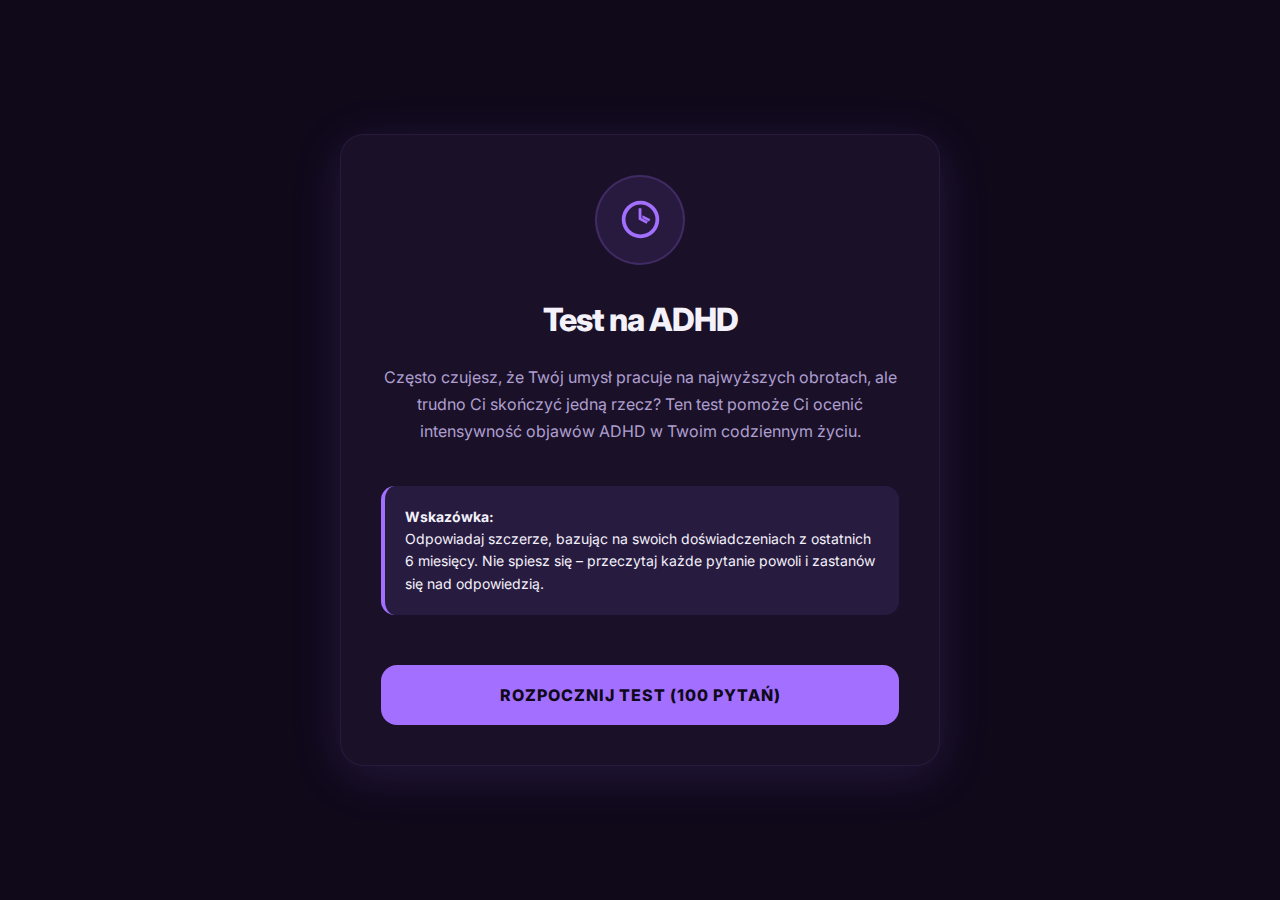
<file: adhd.html>
<!DOCTYPE html>
<html lang="pl">
<head>
    <meta charset="UTF-8">
    <meta name="viewport" content="width=device-width, initial-scale=1.0">
    <title>Test na ADHD</title>
    <style>
        @import url('https://fonts.googleapis.com/css2?family=Inter:wght@400;600;800&display=swap');

        /* --- NOWE ZMIENNE KOLORÓW (DARK PURPLE) --- */
        :root {
            --primary: #A36FFF;          /* Jasny, neonowy fiolet dla akcentów */
            --primary-hover: #BD9FFF;    /* Jeszcze jaśniejszy na hover */
            --bg-color: #0F091A;         /* Bardzo ciemny, głęboki fiolet tła */
            --text-main: #F4F1FA;        /* Prawie biały, lawendowy tekst */
            --text-muted: #AF9FCF;       /* Zgaszony fiolet dla opisów */
            --card-bg: #1A1129;          /* Nieco jaśniejszy fiolet dla kontenera */
            --option-bg: #221733;        /* Tło dla nieaktywnych opcji */
            --option-hover: #2C1F41;     /* Tło opcji po najechaniu */
            --shadow-color: rgba(163, 111, 255, 0.15); /* Cień z poświatą fioletu */
        }

        * {
            box-sizing: border-box;
            margin: 0;
            padding: 0;
            font-family: 'Inter', sans-serif;
        }

        body {
            background-color: var(--bg-color);
            color: var(--text-main);
            display: flex;
            justify-content: center;
            align-items: center;
            min-height: 100vh;
            padding: 20px;
        }

        .quiz-container {
            background-color: var(--card-bg);
            width: 100%;
            max-width: 600px;
            border-radius: 24px;
            box-shadow: 0 10px 50px var(--shadow-color);
            padding: 40px;
            text-align: center;
            position: relative;
            overflow: hidden;
            min-height: 500px;
            display: flex;
            flex-direction: column;
            justify-content: center;
            border: 1px solid rgba(163, 111, 255, 0.1); /* Delikatna ramka */
        }

        /* --- Ekran Startowy --- */
        #start-screen {
            display: flex;
            flex-direction: column;
            align-items: center;
            gap: 25px;
        }

        .icon-circle {
            width: 90px;
            height: 90px;
            background-color: rgba(163, 111, 255, 0.1);
            border-radius: 50%;
            display: flex;
            justify-content: center;
            align-items: center;
            margin-bottom: 10px;
            border: 2px solid rgba(163, 111, 255, 0.2);
        }

        .icon-circle svg {
            width: 45px;
            height: 45px;
            fill: var(--primary);
        }

        .start-title {
            font-size: 32px;
            font-weight: 800;
            color: var(--text-main);
            letter-spacing: -1px;
        }

        .start-description {
            font-size: 16px;
            color: var(--text-muted);
            line-height: 1.7;
            margin-bottom: 15px;
        }

        .tip-box {
            background-color: #271C40; /* Ciemny boks porady */
            padding: 20px;
            border-radius: 14px;
            font-size: 14px;
            color: var(--text-main);
            border-left: 4px solid var(--primary);
            text-align: left;
            margin-bottom: 25px;
            width: 100%;
            line-height: 1.6;
        }

        /* --- Quiz & UI --- */
        #quiz-screen, #results-screen {
            display: none;
        }

        .header {
            display: flex;
            justify-content: space-between;
            align-items: center;
            margin-bottom: 25px;
            font-weight: 600;
            color: var(--text-muted);
            font-size: 14px;
        }

        .progress-container {
            width: 100%;
            height: 10px;
            background-color: var(--option-bg);
            border-radius: 10px;
            margin-bottom: 45px;
            overflow: hidden;
            border: 1px solid rgba(163, 111, 255, 0.1);
        }

        .progress-bar {
            height: 100%;
            background-color: var(--primary);
            width: 0%;
            border-radius: 10px;
            transition: width 0.4s ease;
            box-shadow: 0 0 15px rgba(163, 111, 255, 0.5); /* Neonowa poświata */
        }

        .question {
            font-size: 22px;
            font-weight: 600;
            margin-bottom: 35px;
            line-height: 1.5;
            min-height: 100px;
            display: flex;
            align-items: center;
            justify-content: center;
            color: var(--text-main);
        }

        .options {
            display: flex;
            flex-direction: column;
            gap: 14px;
            margin-bottom: 45px;
        }

        .option {
            background-color: var(--option-bg);
            border: 2px solid transparent;
            padding: 18px;
            border-radius: 14px;
            font-size: 16px;
            font-weight: 600;
            cursor: pointer;
            transition: all 0.2s ease;
            color: var(--text-main);
        }

        .option:hover {
            background-color: var(--option-hover);
            border-color: rgba(163, 111, 255, 0.3);
        }

        .option.selected {
            background-color: rgba(163, 111, 255, 0.15);
            border-color: var(--primary);
            color: var(--primary);
            box-shadow: 0 0 15px rgba(163, 111, 255, 0.2);
        }

        .btn {
            background-color: var(--primary);
            color: #0F091A; /* Ciemny tekst na jasnym przycisku */
            border: none;
            padding: 20px 32px;
            font-size: 16px;
            font-weight: 800;
            border-radius: 16px;
            cursor: pointer;
            width: 100%;
            transition: transform 0.2s, background 0.2s, box-shadow 0.2s;
            text-transform: uppercase;
            letter-spacing: 1px;
        }

        .btn:hover {
            background-color: var(--primary-hover);
            transform: translateY(-3px);
            box-shadow: 0 8px 25px rgba(163, 111, 255, 0.4);
        }

        .btn:active {
            transform: translateY(-1px);
        }

        .btn:disabled {
            background-color: #3A2C55;
            color: #71608A;
            cursor: not-allowed;
            transform: none;
            box-shadow: none;
        }

        /* --- Wyniki --- */
        .results {
            flex-direction: column;
            align-items: center;
        }

        .result-title {
            font-size: 28px;
            font-weight: 800;
            margin-bottom: 10px;
        }

        .percentage-container {
            font-size: 84px;
            font-weight: 800;
            color: var(--primary);
            margin: 25px 0;
            text-shadow: 0 0 30px rgba(163, 111, 255, 0.6);
            letter-spacing: -2px;
        }

        .points {
            font-size: 18px;
            color: var(--text-muted);
            margin-bottom: 35px;
        }

        .disclaimer {
            background-color: #311111; /* Bardzo ciemny boks ostrzeżenia */
            color: #FF6666; /* Jasnoczerwony tekst */
            padding: 20px;
            border-radius: 14px;
            font-size: 14px;
            line-height: 1.6;
            border: 1px solid #751111;
        }

        .disclaimer strong {
            display: block;
            margin-bottom: 8px;
            color: #FF4444;
        }
    </style>
</head>
<body>

    <div class="quiz-container" id="main-box">
        
        <!-- --- Ekran Startowy --- -->
        <div id="start-screen">
            <div class="icon-circle">
                <svg viewBox="0 0 24 24"><path d="M12,2A10,10 0 0,0 2,12A10,10 0 0,0 12,22A10,10 0 0,0 22,12A10,10 0 0,0 12,2M12,4A8,8 0 0,1 20,12A8,8 0 0,1 12,20A8,8 0 0,1 4,12A8,8 0 0,1 12,4M11,6V12L15.2,14.2L16,13L12.5,11.2V6H11M13,6V11.2L16.5,13L17.3,11.8L13,9.7V6H13Z"/></svg>
            </div>
            <h1 class="start-title">Test na ADHD</h1>
            <p class="start-description">
                Często czujesz, że Twój umysł pracuje na najwyższych obrotach, ale trudno Ci skończyć jedną rzecz? Ten test pomoże Ci ocenić intensywność objawów ADHD w Twoim codziennym życiu.
            </p>
            <div class="tip-box">
                <strong>Wskazówka:</strong><br>
                Odpowiadaj szczerze, bazując na swoich doświadczeniach z ostatnich 6 miesięcy. Nie spiesz się – przeczytaj każde pytanie powoli i zastanów się nad odpowiedzią.
            </div>
            <button class="btn" onclick="startQuiz()">Rozpocznij Test (100 pytań)</button>
        </div>

        <!-- --- Ekran Quizu --- -->
        <div id="quiz-screen">
            <div class="header">
                <span>W toku...</span>
                <span id="question-counter">Pytanie 1 z 100</span>
            </div>
            
            <div class="progress-container">
                <div class="progress-bar" id="progress-bar"></div>
            </div>

            <div class="question" id="question-text">
                Ładowanie...
            </div>

            <div class="options" id="options-container"></div>

            <button class="btn" id="next-btn" disabled>Następne</button>
        </div>

        <!-- --- Ekran Wyników --- -->
        <div id="results-screen" class="results">
            <h2 class="result-title">Wskaźnik Podejrzenia</h2>
            
            <div class="percentage-container" id="percentage-anim">0%</div>
            <div class="points" id="points-text">Punkty: 0 / 400</div>
            
            <div class="disclaimer">
                <strong>⚠️ Ważne Ostrzeżenie:</strong>
                Ten wynik jest wyłącznie poglądowy i edukacyjny. Nie stanowi diagnozy medycznej. ADHD jest skomplikowanym zaburzeniem, które może zdiagnozować jedynie wykwalifikowany lekarz psychiatra na podstawie pełnego wywiadu klinicznego. Jeśli Twoje objawy utrudniają Ci funkcjonowanie, skonsultuj się ze specjalistą.
            </div>
        </div>
    </div>

    <script>
        const questions = [
            // Skupienie i uwaga
            { question: "Jak często masz trudności ze skupieniem uwagi na nudnych lub powtarzalnych zadaniach?" },
            { question: "Jak często łapiesz się na tym, że odpływasz myślami, gdy ktoś mówi bezpośrednio do Ciebie?" },
            { question: "Jak często popełniasz drobne, głupie błędy z niedopatrzenia w pracy lub szkole?" },
            { question: "Jak często musisz czytać ten sam akapit kilka razy, bo Twój mózg 'nie zarejestrował' treści?" },
            { question: "Jak często zapominasz, po co wszedłeś do pokoju?" },
            { question: "Jak często masz problem z utrzymaniem uwagi podczas długich spotkań lub wykładów?" },
            { question: "Jak często łatwo rozpraszasz się przez dźwięki z otoczenia (np. tykanie zegara, rozmowy w tle)?" },
            { question: "Jak często rozpraszasz się własnymi myślami, które nie są związane z tym, co aktualnie robisz?" },
            { question: "Jak często zaczynasz czytać książkę lub oglądać film, a po chwili robisz już coś zupełnie innego?" },
            { question: "Jak często gubisz wątek w środku własnej wypowiedzi?" },
            // Organizacja i pamięć robocza
            { question: "Jak często gubisz lub szukasz rzeczy codziennego użytku (klucze, telefon, portfel)?" },
            { question: "Jak często zapominasz o oddzwonieniu do kogoś lub odpisaniu na wiadomość?" },
            { question: "Jak często masz bałagan na biurku, w pokoju lub w samochodzie?" },
            { question: "Jak często zapominasz o zapłaceniu rachunków, mimo że masz na to pieniądze?" },
            { question: "Jak często kupujesz coś w sklepie, zapominając o głównej rzeczy, po którą tam poszedłeś?" },
            { question: "Jak często masz problem z zaplanowaniem kolejności działań w złożonym zadaniu?" },
            { question: "Jak często polegasz na przypomnieniach i alarmach, bo bez nich o wszystkim byś zapomniał?" },
            { question: "Jak często zdarza Ci się zostawić włączone żelazko, kuchenkę lub niezamknięte drzwi?" },
            { question: "Jak często masz wrażenie, że Twoja pamięć jest jak sito do krótkoterminowych informacji?" },
            { question: "Jak często masz trudności ze znalezieniem ważnych dokumentów, gdy są pilnie potrzebne?" },
            // Nadpobudliwość ruchowa
            { question: "Jak często masz trudności z usiedzeniem w miejscu, gdy jest to od Ciebie wymagane?" },
            { question: "Jak często bawisz się długopisem, stukasz palcami lub ruszasz nogą podczas siedzenia?" },
            { question: "Jak często czujesz wewnętrzny niepokój, jakby napędzał Cię niewidzialny silnik?" },
            { question: "Jak często wolisz stać lub chodzić, zamiast siedzieć podczas rozmowy przez telefon?" },
            { question: "Jak często czujesz się nieswojo, odpoczywając lub nic nie robiąc w czasie wolnym?" },
            { question: "Jak często zmieniasz pozycję na krześle, bo nie potrafisz usiąść wygodnie na dłużej?" },
            { question: "Jak często czujesz potrzebę fizycznego zmęczenia się, żeby móc uspokoić gonitwę myśli?" },
            { question: "Jak często inni zwracają Ci uwagę, żebyś przestał się wiercić?" },
            { question: "Jak często odczuwasz fizyczne napięcie w ciele bez wyraźnego powodu?" },
            { question: "Jak często podczas oglądania telewizji musisz jednocześnie robić coś w telefonie lub rękach?" },
            // Impulsywność i mówienie
            { question: "Jak często zdarza Ci się przerywać innym lub dokończać za nich zdania?" },
            { question: "Jak często odpowiadasz na pytanie, zanim ktoś zdąży je do końca zadać?" },
            { question: "Jak często mówisz rzeczy pod wpływem impulsu, których potem żałujesz?" },
            { question: "Jak często kupujesz rzeczy pod wpływem impulsu, na które Cię nie stać lub których nie potrzebujesz?" },
            { question: "Jak często masz problem z czekaniem na swoją kolej w kolejce lub w rozmowie?" },
            { question: "Jak często mówisz za dużo lub zbyt szybko w sytuacjach towarzyskich?" },
            { question: "Jak często podejmujesz ryzykowne decyzje bez przemyślenia konsekwencji?" },
            { question: "Jak często zjadasz coś na co masz ochotę, mimo że planowałeś trzymać dietę?" },
            { question: "Jak często nagle zmieniasz plany w ostatniej chwili pod wpływem chwili?" },
            { question: "Jak często masz wrażenie, że nie masz filtru między mózgiem a ustami?" },
            // Funkcje wykonawcze
            { question: "Jak często odkładasz rozpoczęcie zadania, które wymaga dużego wysiłku umysłowego?" },
            { question: "Jak często potrzebujesz presji czasu (tzw. deadline'u), żeby w ogóle zacząć pracę?" },
            { question: "Jak często wykonujesz mnóstwo nieistotnych, małych zadań, byle tylko uniknąć tego najważniejszego?" },
            { question: "Jak często patrzysz na zadanie do zrobienia i fizycznie nie potrafisz zacząć (paraliż ADHD)?" },
            { question: "Jak często zaczynasz nowy projekt z entuzjazmem, ale nigdy go nie kończysz?" },
            { question: "Jak często porzucasz hobby po tym, jak wydasz pieniądze na sprzęt?" },
            { question: "Jak często masz trudności z przejściem z jednej aktywności do drugiej?" },
            { question: "Jak często rano masz problem z wyjściem z łóżka, nawet jeśli jesteś wyspany?" },
            { question: "Jak często odczuwasz przytłoczenie na samą myśl o ilości rzeczy do zrobienia?" },
            { question: "Jak często prokrastynujesz nawet w przypadku rzeczy, które lubisz robić?" },
            // Ślepota czasowa
            { question: "Jak często źle oceniasz, ile czasu zajmie Ci dojazd w jakieś miejsce?" },
            { question: "Jak często myślisz, że zadanie zajmie 5 minut, a zajmuje 2 godziny?" },
            { question: "Jak często spóźniasz się na spotkania, mimo szczerych chęci bycia na czas?" },
            { question: "Jak często gubisz poczucie czasu i nagle uświadamiasz sobie, że minęło kilka godzin?" },
            { question: "Jak często odkładasz wyjście z domu do absolutnie ostatniej sekundy?" },
            { question: "Jak często masz problem z ustaleniem priorytetów w swoich zadaniach?" },
            { question: "Jak często wydaje Ci się, że masz mnóstwo czasu, a nagle wpadasz w panikę?" },
            { question: "Jak często funkcjonujesz w trybie 'teraz' lub 'nie teraz'?" },
            { question: "Jak często kładziesz się spać znacznie później niż planowałeś?" },
            { question: "Jak często zapominasz o zaplanowanych spotkaniach lub wizytach?" },
            // Hiperfocus
            { question: "Jak często tak bardzo wciągasz się w coś, że zapominasz o jedzeniu lub piciu?" },
            { question: "Jak często zapominasz o pójściu do toalety, bo jesteś zbyt skupiony?" },
            { question: "Jak często masz tzw. 'hiperfiksacje' na punkcie nowej piosenki?" },
            { question: "Jak często obsesyjnie zgłębiasz nowy, losowy temat w internetcie przez godziny?" },
            { question: "Jak często bliscy muszą do Ciebie mówić kilka razy, zanim zareagujesz?" },
            { question: "Jak często wchodzisz w stan 'flow', z którego bardzo trudno Cię wyrwać?" },
            { question: "Jak często ignorujesz ważne obowiązki na rzecz aktualnego zainteresowania?" },
            { question: "Jak często zmieniasz swoje główne zainteresowania co kilka tygodni?" },
            { question: "Jak często w pracy potrafisz zrobić tygodniową normę w jeden dzień, a w inne nic?" },
            { question: "Jak często tracisz rachubę czasu podczas grania lub tworzenia?" },
            // Emocje
            { question: "Jak często Twoje emocje zmieniają się w bardzo intensywny sposób?" },
            { question: "Jak często czujesz się ekstremalnie odrzucony drobną krytyką (RSD)?" },
            { question: "Jak często wybuchasz frustracją szybciej niż inne osoby?" },
            { question: "Jak często masz problem z utrzymaniem kontaktu ze znajomymi z braku sił?" },
            { question: "Jak często 'odcinasz się' od świata, gdy bodźców wokół jest za dużo?" },
            { question: "Jak często złościsz się, gdy ktoś przerywa Ci głębokie skupienie?" },
            { question: "Jak często odczuwasz poczucie winy, że znów czegoś nie zrobiłeś?" },
            { question: "Jak często zgadzasz się na za dużo rzeczy, by zadowolić innych?" },
            { question: "Jak często czujesz, że musisz 'udawać' normalnego (maskowanie)?" },
            { question: "Jak często czujesz się wyczerpany psychicznie po zwykłych spotkaniach?" },
            // Dom
            { question: "Jak często Twoja szafa lub lodówka to strefy totalnego chaosu?" },
            { question: "Jak często wyjmujesz pranie z pralki dopiero następnego dnia?" },
            { question: "Jak często zostawiasz otwarte szafki w kuchni po zrobieniu posiłku?" },
            { question: "Jak często pijesz zimną kawę, bo zapomniałeś, że ją zrobiłeś?" },
            { question: "Jak często odkładasz naczynia do zlewu 'na zaraz' i leżą tam dni?" },
            { question: "Jak często masz kilkadziesiąt otwartych kart w przeglądarce?" },
            { question: "Jak często gubisz telefon, mimo że miałeś go w ręce chwilę temu?" },
            { question: "Jak często musisz pisać listy zadań, ale potem je gubisz?" },
            { question: "Jak często czujesz paraliż decyzyjny przy wyborze filmu?" },
            { question: "Jak często masz wrażenie, że obowiązki domowe to góra nie do zdobycia?" },
            // Sen i Umysł
            { question: "Jak często masz w głowie kilka 'torów myślowych' jednocześnie?" },
            { question: "Jak często nie możesz zasnąć, bo mózg analizuje Twoje życie?" },
            { question: "Jak często rano czujesz się wyczerpany mimo spania 8 godzin?" },
            { question: "Jak często w Twojej głowie gra losowa piosenka na zapętleniu?" },
            { question: "Jak często musisz wymyślać skomplikowane systemy, by nie zapominać kluczy?" },
            { question: "Jak często czujesz potrzebę kofeiny, żeby móc się uspokoić?" },
            { question: "Jak często odkładasz pójście spać, żeby mieć 'wolny czas' dla siebie?" },
            { question: "Jak często czujesz się jak oszust (syndrom oszusta) mimo sukcesów?" },
            { question: "Jak często masz wrażenie, że mózg potrzebuje chaosu, by działać?" },
            { question: "Jak często czujesz, że Twój własny mózg jest Twoim największym wrogiem?" }
        ];

        const answers = [
            { text: "Nigdy", points: 0 },
            { text: "Rzadko", points: 1 },
            { text: "Czasami", points: 2 },
            { text: "Często", points: 3 },
            { text: "Bardzo często", points: 4 }
        ];

        let currentQuestionIndex = 0;
        let totalScore = 0;
        let selectedAnswerPoints = null;
        const maxPossibleScore = questions.length * 4;

        // Ekrany
        const startScreen = document.getElementById("start-screen");
        const quizScreen = document.getElementById("quiz-screen");
        const resultsScreen = document.getElementById("results-screen");

        // UI Quizu
        const questionText = document.getElementById("question-text");
        const optionsContainer = document.getElementById("options-container");
        const nextBtn = document.getElementById("next-btn");
        const progressBar = document.getElementById("progress-bar");
        const questionCounter = document.getElementById("question-counter");
        
        // UI Wyników
        const percentageAnim = document.getElementById("percentage-anim");
        const pointsText = document.getElementById("points-text");

        function startQuiz() {
            startScreen.style.display = "none";
            quizScreen.style.display = "block";
            loadQuestion();
        }

        function loadQuestion() {
            selectedAnswerPoints = null;
            nextBtn.disabled = true;
            
            questionText.innerText = questions[currentQuestionIndex].question;
            questionCounter.innerText = `Pytanie ${currentQuestionIndex + 1} z ${questions.length}`;
            
            const progress = (currentQuestionIndex / questions.length) * 100;
            progressBar.style.width = `${progress}%`;

            optionsContainer.innerHTML = "";
            answers.forEach((answer) => {
                const div = document.createElement("div");
                div.classList.add("option");
                div.innerText = answer.text;
                div.onclick = () => selectOption(div, answer.points);
                optionsContainer.appendChild(div);
            });
        }

        function selectOption(selectedElement, points) {
            const options = document.querySelectorAll(".option");
            options.forEach(opt => opt.classList.remove("selected"));
            
            selectedElement.classList.add("selected");
            selectedAnswerPoints = points;
            nextBtn.disabled = false;
        }

        nextBtn.addEventListener("click", () => {
            totalScore += selectedAnswerPoints;
            currentQuestionIndex++;

            if (currentQuestionIndex < questions.length) {
                loadQuestion();
            } else {
                showResults();
            }
        });

        function showResults() {
            quizScreen.style.display = "none";
            resultsScreen.style.display = "flex";

            const percentage = Math.round((totalScore / maxPossibleScore) * 100);
            pointsText.innerText = `Zdobyte punkty: ${totalScore} / ${maxPossibleScore}`;

            animateValue(percentageAnim, 0, percentage, 3500);
        }

        function animateValue(obj, start, end, duration) {
            let startTimestamp = null;
            const step = (timestamp) => {
                if (!startTimestamp) startTimestamp = timestamp;
                const progress = Math.min((timestamp - startTimestamp) / duration, 1);
                const easeOutProgress = 1 - Math.pow(1 - progress, 3); // Ease-out effect
                const currentVal = Math.floor(easeOutProgress * (end - start) + start);
                
                obj.innerHTML = currentVal + "%";
                if (progress < 1) {
                    window.requestAnimationFrame(step);
                }
            };
            window.requestAnimationFrame(step);
        }
    </script>
</body>
</html>
</file>
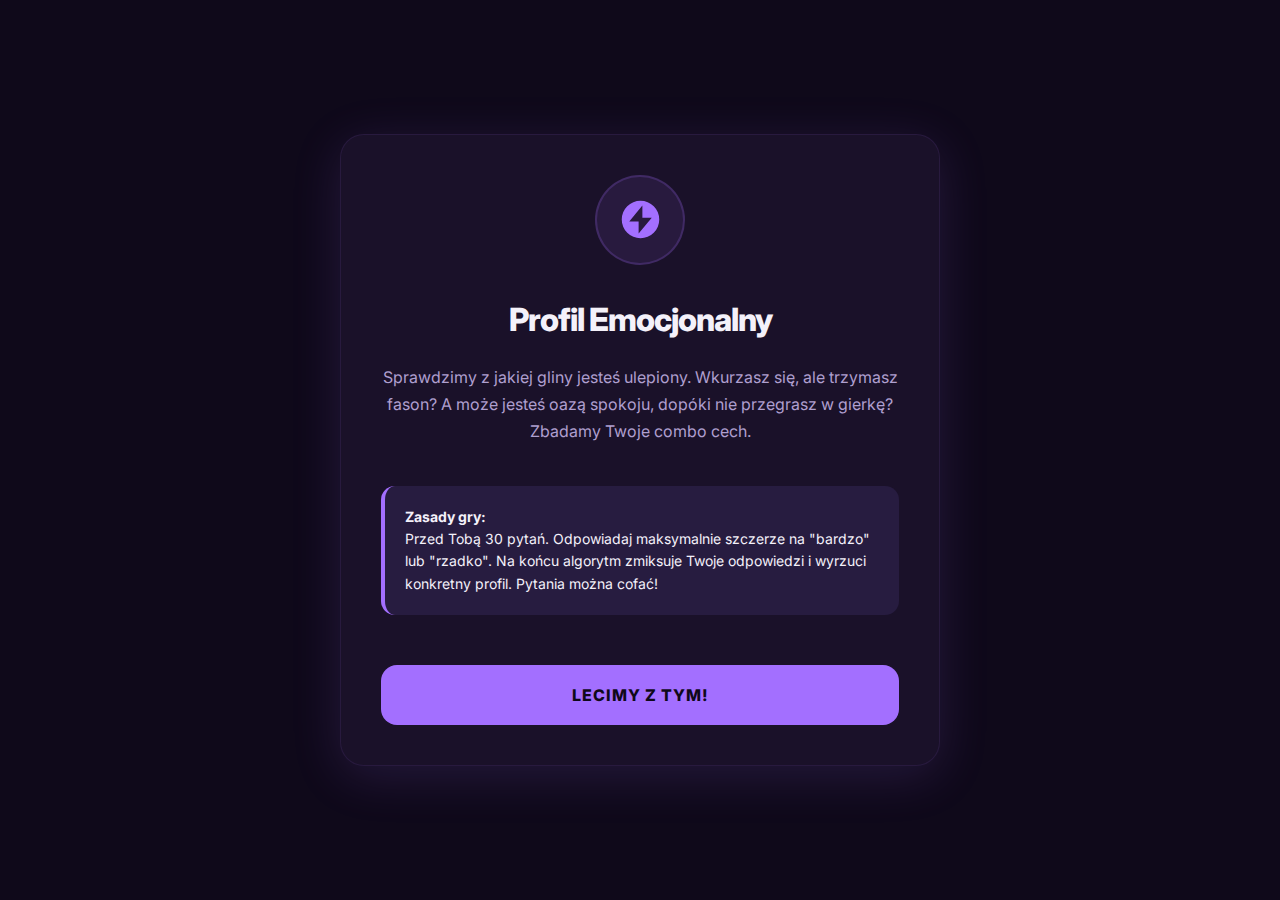
<file: charakter.html>
<!DOCTYPE html>
<html lang="pl">
<head>
    <meta charset="UTF-8">
    <meta name="viewport" content="width=device-width, initial-scale=1.0">
    <title>Test Charakteru</title>
    <style>
        @import url('https://fonts.googleapis.com/css2?family=Inter:wght@400;600;800&display=swap');

        :root {
            --primary: #A36FFF;
            --primary-hover: #BD9FFF;
            --bg-color: #0F091A;
            --text-main: #F4F1FA;
            --text-muted: #AF9FCF;
            --card-bg: #1A1129;
            --option-bg: #221733;
            --option-hover: #2C1F41;
            --shadow-color: rgba(163, 111, 255, 0.15);
            
            /* Kolory statystyk */
            --stat-anger: #FF4B4B;
            --stat-loser: #FFB703;
            --stat-impulsive: #00F5D4;
        }

        * {
            box-sizing: border-box;
            margin: 0;
            padding: 0;
            font-family: 'Inter', sans-serif;
        }

        body {
            background-color: var(--bg-color);
            color: var(--text-main);
            display: flex;
            justify-content: center;
            align-items: center;
            min-height: 100vh;
            padding: 20px;
        }

        .quiz-container {
            background-color: var(--card-bg);
            width: 100%;
            max-width: 600px;
            border-radius: 24px;
            box-shadow: 0 10px 50px var(--shadow-color);
            padding: 40px;
            text-align: center;
            position: relative;
            overflow: hidden;
            min-height: 500px;
            display: flex;
            flex-direction: column;
            justify-content: center;
            border: 1px solid rgba(163, 111, 255, 0.1);
        }

        /* --- Ekran Startowy --- */
        #start-screen {
            display: flex;
            flex-direction: column;
            align-items: center;
            gap: 25px;
        }

        .icon-circle {
            width: 90px;
            height: 90px;
            background-color: rgba(163, 111, 255, 0.1);
            border-radius: 50%;
            display: flex;
            justify-content: center;
            align-items: center;
            margin-bottom: 10px;
            border: 2px solid rgba(163, 111, 255, 0.2);
        }

        .icon-circle svg {
            width: 45px;
            height: 45px;
            fill: var(--primary);
        }

        .start-title {
            font-size: 32px;
            font-weight: 800;
            color: var(--text-main);
            letter-spacing: -1px;
        }

        .start-description {
            font-size: 16px;
            color: var(--text-muted);
            line-height: 1.7;
            margin-bottom: 15px;
        }

        .tip-box {
            background-color: #271C40;
            padding: 20px;
            border-radius: 14px;
            font-size: 14px;
            color: var(--text-main);
            border-left: 4px solid var(--primary);
            text-align: left;
            margin-bottom: 25px;
            width: 100%;
            line-height: 1.6;
        }

        /* --- Quiz & UI --- */
        #quiz-screen, #results-screen {
            display: none;
        }

        .header {
            display: flex;
            justify-content: space-between;
            align-items: center;
            margin-bottom: 25px;
            font-weight: 600;
            color: var(--text-muted);
            font-size: 14px;
        }

        .progress-container {
            width: 100%;
            height: 10px;
            background-color: var(--option-bg);
            border-radius: 10px;
            margin-bottom: 45px;
            overflow: hidden;
            border: 1px solid rgba(163, 111, 255, 0.1);
        }

        .progress-bar {
            height: 100%;
            background-color: var(--primary);
            width: 0%;
            border-radius: 10px;
            transition: width 0.4s ease;
            box-shadow: 0 0 15px rgba(163, 111, 255, 0.5);
        }

        .question {
            font-size: 22px;
            font-weight: 600;
            margin-bottom: 35px;
            line-height: 1.5;
            min-height: 100px;
            display: flex;
            align-items: center;
            justify-content: center;
            color: var(--text-main);
        }

        .options {
            display: flex;
            flex-direction: column;
            gap: 14px;
            margin-bottom: 45px;
        }

        .option {
            background-color: var(--option-bg);
            border: 2px solid transparent;
            padding: 18px;
            border-radius: 14px;
            font-size: 16px;
            font-weight: 600;
            cursor: pointer;
            transition: all 0.2s ease;
            color: var(--text-main);
        }

        .option:hover {
            background-color: var(--option-hover);
            border-color: rgba(163, 111, 255, 0.3);
        }

        .option.selected {
            background-color: rgba(163, 111, 255, 0.15);
            border-color: var(--primary);
            color: var(--primary);
            box-shadow: 0 0 15px rgba(163, 111, 255, 0.2);
        }

        /* --- Przyciski --- */
        .button-group {
            display: flex;
            gap: 15px;
            width: 100%;
        }

        .btn {
            background-color: var(--primary);
            color: #0F091A;
            border: none;
            padding: 20px 32px;
            font-size: 16px;
            font-weight: 800;
            border-radius: 16px;
            cursor: pointer;
            width: 100%;
            transition: transform 0.2s, background 0.2s, box-shadow 0.2s;
            text-transform: uppercase;
            letter-spacing: 1px;
        }

        .button-group .btn {
            width: 60%;
        }

        .btn:hover:not(:disabled) {
            background-color: var(--primary-hover);
            transform: translateY(-3px);
            box-shadow: 0 8px 25px rgba(163, 111, 255, 0.4);
        }

        .btn:active:not(:disabled) {
            transform: translateY(-1px);
        }

        .btn:disabled {
            background-color: #3A2C55;
            color: #71608A;
            cursor: not-allowed;
            box-shadow: none;
        }

        .btn-secondary {
            background-color: transparent;
            color: var(--primary);
            border: 2px solid var(--primary);
            padding: 20px 32px;
            font-size: 16px;
            font-weight: 800;
            border-radius: 16px;
            cursor: pointer;
            width: 40%;
            transition: all 0.2s;
            text-transform: uppercase;
            letter-spacing: 1px;
        }

        .btn-secondary:hover:not(:disabled) {
            background-color: rgba(163, 111, 255, 0.1);
            transform: translateY(-3px);
        }

        .btn-secondary:disabled {
            border-color: #3A2C55;
            color: #3A2C55;
            cursor: not-allowed;
        }

        /* --- Wyniki --- */
        .results {
            flex-direction: column;
            align-items: center;
            animation: fadeIn 0.8s ease forwards;
        }

        @keyframes fadeIn {
            from { opacity: 0; transform: translateY(20px); }
            to { opacity: 1; transform: translateY(0); }
        }

        .result-subtitle {
            font-size: 16px;
            color: var(--text-muted);
            margin-bottom: 10px;
            text-transform: uppercase;
            letter-spacing: 2px;
        }

        .char-icon {
            font-size: 64px;
            margin-bottom: 10px;
            filter: drop-shadow(0 0 15px rgba(163, 111, 255, 0.5));
        }

        .char-title {
            font-size: 32px;
            font-weight: 800;
            color: var(--primary);
            margin-bottom: 20px;
            text-shadow: 0 0 20px rgba(163, 111, 255, 0.4);
            line-height: 1.2;
        }

        .char-desc {
            font-size: 15px;
            color: var(--text-main);
            line-height: 1.6;
            background-color: var(--option-bg);
            padding: 20px;
            border-radius: 14px;
            border-left: 4px solid var(--primary);
            margin-bottom: 25px;
            text-align: left;
        }

        /* Sekcja ze statystykami */
        .stats-container {
            width: 100%;
            background-color: var(--option-bg);
            padding: 20px;
            border-radius: 14px;
            margin-bottom: 30px;
            text-align: left;
        }

        .stats-title {
            font-size: 14px;
            color: var(--text-muted);
            margin-bottom: 15px;
            text-transform: uppercase;
            letter-spacing: 1px;
            font-weight: 600;
        }

        .stat-row {
            margin-bottom: 12px;
        }

        .stat-labels {
            display: flex;
            justify-content: space-between;
            font-size: 14px;
            margin-bottom: 5px;
            font-weight: 600;
        }

        .stat-bar-bg {
            width: 100%;
            height: 8px;
            background-color: #1A1129;
            border-radius: 4px;
            overflow: hidden;
        }

        .stat-bar-fill {
            height: 100%;
            border-radius: 4px;
            transition: width 1s ease-out;
        }

        .fill-anger { background-color: var(--stat-anger); box-shadow: 0 0 10px var(--stat-anger); }
        .fill-loser { background-color: var(--stat-loser); box-shadow: 0 0 10px var(--stat-loser); }
        .fill-impulsive { background-color: var(--stat-impulsive); box-shadow: 0 0 10px var(--stat-impulsive); }

        .refresh-btn {
            background-color: transparent;
            color: var(--text-muted);
            border: 2px solid var(--text-muted);
            padding: 12px 24px;
            border-radius: 12px;
            cursor: pointer;
            font-weight: 600;
            transition: all 0.2s;
        }

        .refresh-btn:hover {
            border-color: var(--primary);
            color: var(--primary);
        }
    </style>
</head>
<body>

    <div class="quiz-container" id="main-box">
        
        <!-- Ekran Startowy -->
        <div id="start-screen">
            <div class="icon-circle">
                <svg viewBox="0 0 24 24"><path d="M12,2A10,10 0 0,0 2,12A10,10 0 0,0 12,22A10,10 0 0,0 22,12A10,10 0 0,0 12,2M11,19.5V13H6L13,4.5V11H18L11,19.5Z"/></svg>
            </div>
            <h1 class="start-title">Profil Emocjonalny</h1>
            <p class="start-description">
                Sprawdzimy z jakiej gliny jesteś ulepiony. Wkurzasz się, ale trzymasz fason? A może jesteś oazą spokoju, dopóki nie przegrasz w gierkę? Zbadamy Twoje combo cech.
            </p>
            <div class="tip-box">
                <strong>Zasady gry:</strong><br>
                Przed Tobą 30 pytań. Odpowiadaj maksymalnie szczerze na "bardzo" lub "rzadko". Na końcu algorytm zmiksuje Twoje odpowiedzi i wyrzuci konkretny profil. Pytania można cofać!
            </div>
            <button class="btn" onclick="startQuiz()" style="width: 100%;">Lecimy z tym!</button>
        </div>

        <!-- Ekran Quizu -->
        <div id="quiz-screen">
            <div class="header">
                <span>Analiza Charakteru</span>
                <span id="question-counter">Pytanie 1 z 30</span>
            </div>
            
            <div class="progress-container">
                <div class="progress-bar" id="progress-bar"></div>
            </div>

            <div class="question" id="question-text">
                Ładowanie...
            </div>

            <div class="options" id="options-container"></div>

            <div class="button-group">
                <button class="btn-secondary" id="back-btn" disabled>Wstecz</button>
                <button class="btn" id="next-btn" disabled>Następne</button>
            </div>
        </div>

        <!-- Ekran Wyników -->
        <div id="results-screen" class="results">
            <div class="result-subtitle">Twoje Combo to:</div>
            <div class="char-icon" id="char-icon">🔥</div>
            <h2 class="char-title" id="char-title">Tytuł</h2>
            
            <div class="stats-container">
                <div class="stats-title">Szczegółowa Analiza</div>
                
                <div class="stat-row">
                    <div class="stat-labels">
                        <span style="color: var(--stat-anger)">Agresor (Złość)</span>
                        <span id="score-anger">0/40</span>
                    </div>
                    <div class="stat-bar-bg"><div class="stat-bar-fill fill-anger" id="bar-anger" style="width: 0%"></div></div>
                </div>

                <div class="stat-row">
                    <div class="stat-labels">
                        <span style="color: var(--stat-loser)">Tryhard (Nie umiem przegrywać)</span>
                        <span id="score-loser">0/40</span>
                    </div>
                    <div class="stat-bar-bg"><div class="stat-bar-fill fill-loser" id="bar-loser" style="width: 0%"></div></div>
                </div>

                <div class="stat-row">
                    <div class="stat-labels">
                        <span style="color: var(--stat-impulsive)">Błyskawica (Impulsywność)</span>
                        <span id="score-impulsive">0/40</span>
                    </div>
                    <div class="stat-bar-bg"><div class="stat-bar-fill fill-impulsive" id="bar-impulsive" style="width: 0%"></div></div>
                </div>
            </div>

            <div class="char-desc" id="char-desc">Opis...</div>
            
            <button class="refresh-btn" onclick="location.reload()">Rozwiąż jeszcze raz</button>
        </div>
    </div>

    <script>
        const questions = [
            // Agresja (Anger)
            { category: "anger", text: "Jak często masz ochotę rzucić czymś o ścianę, gdy coś idzie nie po Twojej myśli?" },
            { category: "anger", text: "Jak często podnosisz głos podczas zwykłej wymiany zdań, gdy ktoś się z Tobą nie zgadza?" },
            { category: "anger", text: "Jak często odczuwasz fizyczną złość, gdy ktoś idzie bardzo wolno na chodniku przed Tobą?" },
            { category: "anger", text: "Jak często drobne, codzienne irytacje kumulują się w Tobie aż do potężnego wybuchu złości?" },
            { category: "anger", text: "Jak często zdarza Ci się powiedzieć celowo coś ostrego, by zranić kogoś podczas kłótni?" },
            { category: "anger", text: "Jak często trzaskasz drzwiami z nerwów po zakończonej kłótni?" },
            { category: "anger", text: "Jak często agresywnie przeklinasz pod nosem na rzeczy martwe (np. telefon, który zamulił)?" },
            { category: "anger", text: "Jak często czujesz dosłowny 'gorąc' w ciele z nerwów, gdy ktoś Ci odmawia?" },
            { category: "anger", text: "Jak często masz ochotę kogoś fizycznie uderzyć podczas kłótni (nawet jeśli to tłumisz)?" },
            { category: "anger", text: "Jak często irytujesz się i fukasz, gdy ktoś prosi Cię o powtórzenie tego, co przed chwilą powiedziałeś?" },

            // Nieumiejętność przegrywania (Loser)
            { category: "loser", text: "Jak często zdarza Ci się rzucić padem, myszką lub uderzyć w biurko po przegranej?" },
            { category: "loser", text: "Jak często tłumaczysz swoją przegraną 'lagami', sprzętem, oszustwem lub po prostu pechem?" },
            { category: "loser", text: "Jak często obrażasz się na znajomych po przegranej w głupią planszówkę lub grę wideo?" },
            { category: "loser", text: "Jak często nie potrafisz szczerze pogratulować zwycięzcy, gdy sam zająłeś ostatnie miejsce?" },
            { category: "loser", text: "Jak często po porażce żądasz natychmiastowego rewanżu i nie odpuszczasz, póki nie wygrasz?" },
            { category: "loser", text: "Jak często wychodzisz z gry przed jej oficjalnym zakończeniem (tzw. rage quit)?" },
            { category: "loser", text: "Jak często umniejszasz sukcesom innych, mówiąc że 'po prostu mieli farta'?" },
            { category: "loser", text: "Jak często psuje Ci się humor na absolutnie całą resztę dnia przez to, że coś przegrałeś?" },
            { category: "loser", text: "Jak często po przegranej w grze drużynowej wytykasz błędy swojej drużynie, ignorując własne błędy?" },
            { category: "loser", text: "Jak często unikasz rywalizacji w czymś, w czym wiesz, że nie jesteś najlepszy?" },

            // Impulsywność (Impulsive)
            { category: "impulsive", text: "Jak często kupujesz coś drogiego lub podejmujesz decyzję całkowicie pod wpływem chwili?" },
            { category: "impulsive", text: "Jak często przerywasz innym w połowie zdania, bo musisz wyrzucić z siebie myśl w tej sekundzie?" },
            { category: "impulsive", text: "Jak często robisz lub mówisz coś, czego zaledwie kilka minut później bardzo żałujesz?" },
            { category: "impulsive", text: "Jak często najpierw robisz dramę i awanturę, a dopiero potem sprawdzasz, czy faktycznie miałeś rację?" },
            { category: "impulsive", text: "Jak często porzucasz swoje długoterminowe plany dla natychmiastowej, krótkiej przyjemności?" },
            { category: "impulsive", text: "Jak często zgadzasz się na jakieś wyjście, a pięć minut później myślisz 'po co ja to w ogóle zrobiłem'?" },
            { category: "impulsive", text: "Jak często w nerwach piszesz długą, jadowitą wiadomość, którą potem w całości kasujesz przed wysłaniem?" },
            { category: "impulsive", text: "Jak często wtrącasz się w nie swoje sprawy pod wpływem emocji, robiąc komuś niedźwiedzią przysługę?" },
            { category: "impulsive", text: "Jak często zmieniasz zdanie o 180 stopni z minuty na minutę pod wpływem silnych emocji?" },
            { category: "impulsive", text: "Jak często podejmujesz ryzyko bez chwili kalkulacji ewentualnych konsekwencji?" }
        ];

        // Mieszamy pytania
        questions.sort(() => Math.random() - 0.5);

        const answers = [
            { text: "Nigdy", points: 0 },
            { text: "Rzadko", points: 1 },
            { text: "Czasami", points: 2 },
            { text: "Często", points: 3 },
            { text: "Bardzo często", points: 4 }
        ];

        let currentQuestionIndex = 0;
        let selectedAnswerPoints = null;
        let userChoices = new Array(questions.length).fill(null);

        const questionText = document.getElementById("question-text");
        const optionsContainer = document.getElementById("options-container");
        const nextBtn = document.getElementById("next-btn");
        const backBtn = document.getElementById("back-btn");
        const progressBar = document.getElementById("progress-bar");
        const questionCounter = document.getElementById("question-counter");
        
        const startScreen = document.getElementById("start-screen");
        const quizScreen = document.getElementById("quiz-screen");
        const resultsScreen = document.getElementById("results-screen");

        function startQuiz() {
            startScreen.style.display = "none";
            quizScreen.style.display = "block";
            loadQuestion();
        }

        function loadQuestion() {
            selectedAnswerPoints = null;
            nextBtn.disabled = true;
            backBtn.disabled = currentQuestionIndex === 0;
            
            const q = questions[currentQuestionIndex];
            questionText.innerText = q.text;
            questionCounter.innerText = `Pytanie ${currentQuestionIndex + 1} z ${questions.length}`;
            
            const progress = (currentQuestionIndex / questions.length) * 100;
            progressBar.style.width = `${progress}%`;

            optionsContainer.innerHTML = "";
            
            const savedPoints = userChoices[currentQuestionIndex];

            answers.forEach((answer) => {
                const div = document.createElement("div");
                div.classList.add("option");
                div.innerText = answer.text;
                
                if (savedPoints !== null && answer.points === savedPoints) {
                    div.classList.add("selected");
                    selectedAnswerPoints = savedPoints;
                    nextBtn.disabled = false;
                }

                div.onclick = () => selectOption(div, answer.points);
                optionsContainer.appendChild(div);
            });
        }

        function selectOption(selectedElement, points) {
            const options = document.querySelectorAll(".option");
            options.forEach(opt => opt.classList.remove("selected"));
            
            selectedElement.classList.add("selected");
            selectedAnswerPoints = points;
            nextBtn.disabled = false;
        }

        nextBtn.addEventListener("click", () => {
            userChoices[currentQuestionIndex] = selectedAnswerPoints;
            currentQuestionIndex++;

            if (currentQuestionIndex < questions.length) {
                loadQuestion();
            } else {
                showResults();
            }
        });

        backBtn.addEventListener("click", () => {
            if (currentQuestionIndex > 0) {
                currentQuestionIndex--;
                loadQuestion();
            }
        });

        function showResults() {
            quizScreen.style.display = "none";
            resultsScreen.style.display = "flex";

            let scores = { anger: 0, loser: 0, impulsive: 0 };
            
            for (let i = 0; i < questions.length; i++) {
                scores[questions[i].category] += userChoices[i];
            }

            // Animacyjne paski statystyk
            setTimeout(() => {
                document.getElementById("bar-anger").style.width = `${(scores.anger / 40) * 100}%`;
                document.getElementById("bar-loser").style.width = `${(scores.loser / 40) * 100}%`;
                document.getElementById("bar-impulsive").style.width = `${(scores.impulsive / 40) * 100}%`;
            }, 100);

            document.getElementById("score-anger").innerText = `${scores.anger}/40`;
            document.getElementById("score-loser").innerText = `${scores.loser}/40`;
            document.getElementById("score-impulsive").innerText = `${scores.impulsive}/40`;

            // LOGIKA COMBO (Powyżej 16 punktów traktujemy cechę jako wysoką)
            const isAnger = scores.anger >= 17 ? '1' : '0';
            const isLoser = scores.loser >= 17 ? '1' : '0';
            const isImpulsive = scores.impulsive >= 17 ? '1' : '0';

            const comboKey = `${isAnger}${isLoser}${isImpulsive}`;

            const profiles = {
                "000": { 
                    icon: "🧘‍♂️", title: "Mnich z Tybetu (Totalny Chill)", 
                    desc: "Wiesz o co chodzi, jesteś definicją spokoju. Mało co potrafi wyprowadzić Cię z równowagi. Potrafisz przegrywać z uśmiechem na twarzy, nie dajesz się ponieść chwilowym emocjom, a gdy inni krzyczą, Ty stoisz niewzruszony. Szacun!" 
                },
                "100": { 
                    icon: "🌋", title: "Czysty Agresor (Niepanujący nad emocjami)", 
                    desc: "Może i umiesz przegrać z godnością i nie podejmujesz głupich decyzji pod wpływem chwili, ale jak coś Cię naprawdę wkurzy... to nie ma przebacz! Odpalasz się szybko i masz bardzo krótki lont na codzienne głupoty." 
                },
                "010": { 
                    icon: "🏆", title: "Cichy Tryhard (Nie umiem przegrywać, ale trzymam fason)", 
                    desc: "Twoje ego bardzo krwawi, jak przegrywasz. W środku skręca Cię z frustracji i winisz za to wszystko, byle nie siebie. Jednak masz na tyle samokontroli i braku agresji, że na zewnątrz trzymasz fason i nie rozwalasz klawiatury." 
                },
                "001": { 
                    icon: "⚡", title: "Chaos Neutralny (Błyskawica)", 
                    desc: "Działasz o wiele szybciej niż myślisz! Nie jesteś typowo agresywny i umiesz przegrywać z uśmiechem, ale podejmujesz takie decyzje z kosmosu, że głowa mała. Z Tobą na pewno nie ma nudy, ale czasem warto policzyć do trzech." 
                },
                "110": { 
                    icon: "🎮", title: "Toksyczny Gracz (Furiat Gamingowy)", 
                    desc: "Przegrana to dla Ciebie koniec świata, a złość wylewa się na wszystko dookoła. Nienawidzisz porażek, a Twoja agresja sprawia, że znajomi dwa razy zastanowią się, zanim zagrają z Tobą w planszówkę albo Lola." 
                },
                "101": { 
                    icon: "🧨", title: "Chodzący Wulkan (Odpalony Lont)", 
                    desc: "Istna mieszanka wybuchowa! Reagujesz ogromną złością i do tego bardzo impulsywnie. Ktoś coś powie, Ty od razu atakujesz bez namysłu. Ale hej, przynajmniej potrafisz w miarę normalnie przyjąć porażkę w grze, wiesz o co chodzi." 
                },
                "011": { 
                    icon: "🤡", title: "Impulsywny Rage-Quitter", 
                    desc: "Strasznie szybko się frustrujesz jak coś nie idzie po Twojej myśli, a przez impulsywność rzucasz wszystko w cholerę. Podejmujesz szybkie, złe decyzje w trakcie rywalizacji. Nie jesteś agresywny do innych, ale strasznie psujesz sobie nerwy." 
                },
                "111": { 
                    icon: "☢️", title: "Szef Wszystkich Szefów (Final Boss Toxica)", 
                    desc: "Bingo! Ustrzeliłeś combo absolutne. Wkurzasz się o byle co, nienawidzisz przegrywać do granic możliwości i do tego wszystkiego działasz całkowicie bez namysłu pod wpływem emocji. Jesteś chodzącym tornadem... Jak Ty funkcjonujesz, człowieku?!" 
                }
            };

            const finalProfile = profiles[comboKey];

            document.getElementById("char-icon").innerText = finalProfile.icon;
            document.getElementById("char-title").innerText = finalProfile.title;
            document.getElementById("char-desc").innerText = finalProfile.desc;
        }
    </script>
</body>
</html>
</file>
